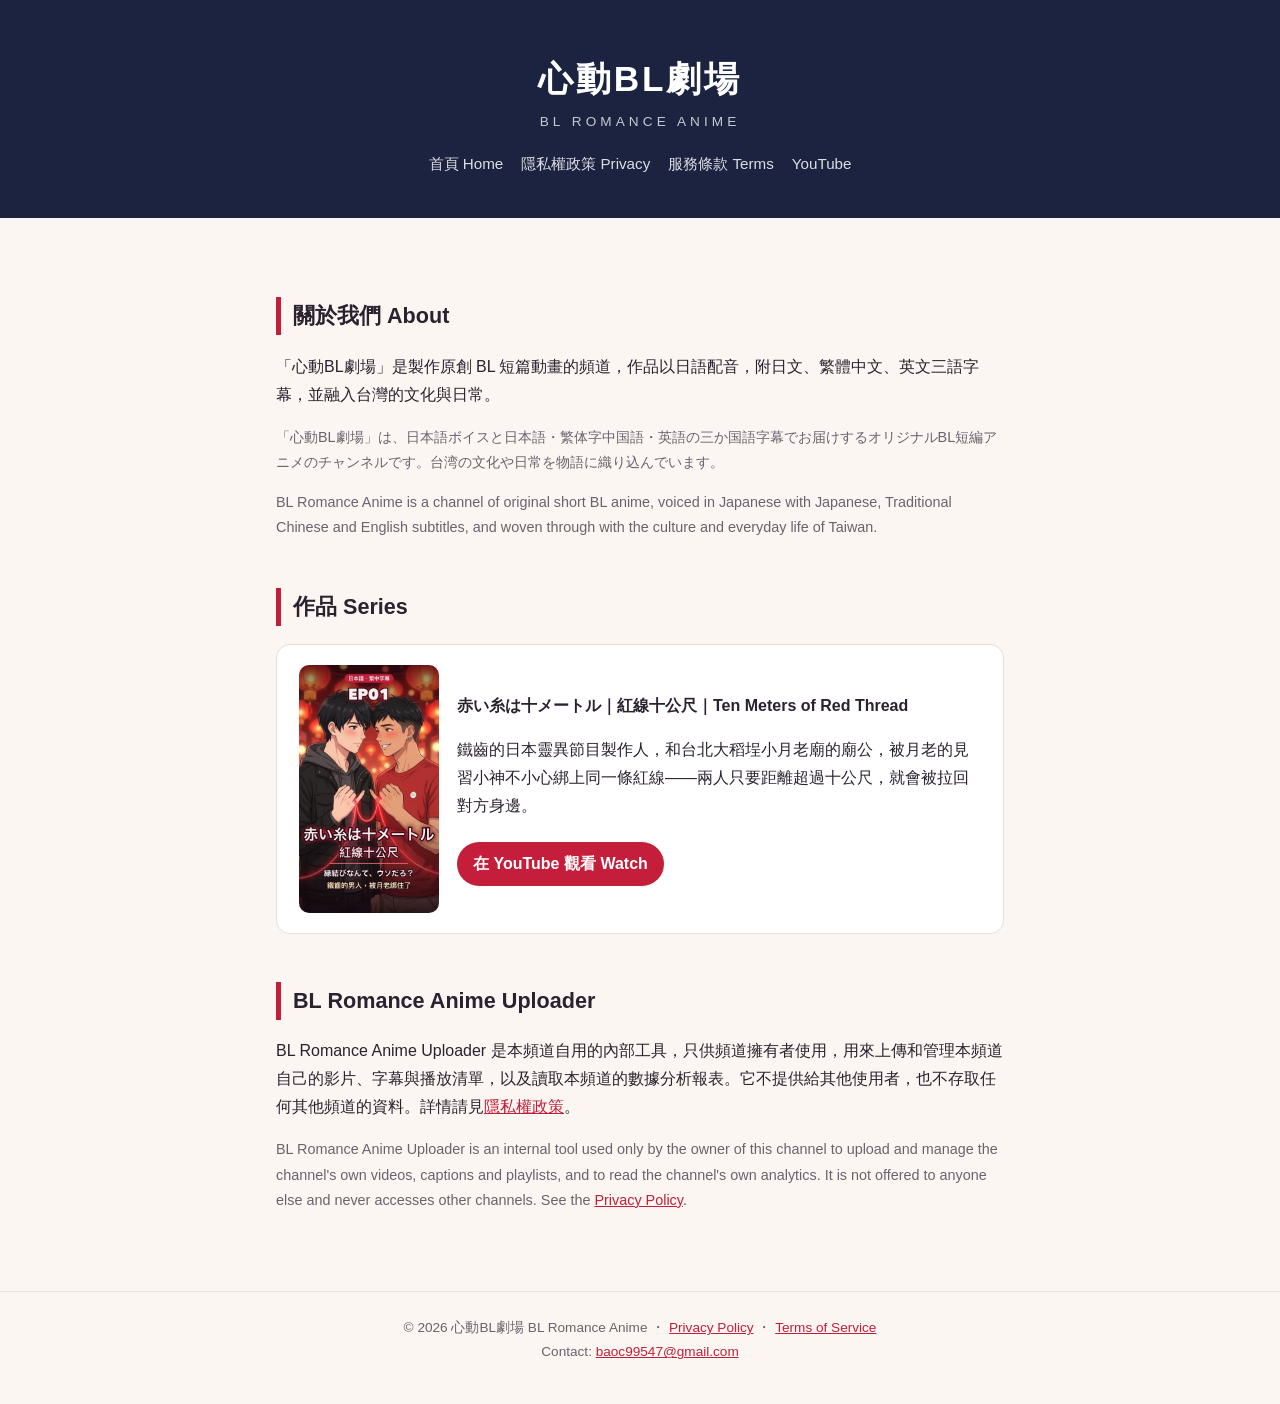
<file: index.html>
<!doctype html>
<html lang="zh-Hant">
<head>
<meta charset="utf-8">
<meta name="viewport" content="width=device-width, initial-scale=1">
<title>心動BL劇場 BL Romance Anime</title>
<meta name="description" content="心動BL劇場 BL Romance Anime — 原創 BL 動畫工作室｜オリジナルBLアニメスタジオ｜Original BL anime studio">
<link rel="stylesheet" href="style.css">
</head>
<body>
<header>
  <h1>心動BL劇場</h1>
  <div class="en">BL Romance Anime</div>
  <nav>
    <a href="index.html">首頁 Home</a>
    <a href="privacy.html">隱私權政策 Privacy</a>
    <a href="terms.html">服務條款 Terms</a>
    <a href="https://www.youtube.com/@blromanceanime.studio">YouTube</a>
  </nav>
</header>
<main>
  <h2>關於我們 About</h2>
  <p>「心動BL劇場」是製作原創 BL 短篇動畫的頻道，作品以日語配音，附日文、繁體中文、英文三語字幕，並融入台灣的文化與日常。</p>
  <p class="lang">「心動BL劇場」は、日本語ボイスと日本語・繁体字中国語・英語の三か国語字幕でお届けするオリジナルBL短編アニメのチャンネルです。台湾の文化や日常を物語に織り込んでいます。</p>
  <p class="lang">BL Romance Anime is a channel of original short BL anime, voiced in Japanese with Japanese, Traditional Chinese and English subtitles, and woven through with the culture and everyday life of Taiwan.</p>

  <h2>作品 Series</h2>
  <div class="card series">
    <img src="cover-red-thread.jpg" alt="赤い糸は十メートル／紅線十公尺 cover">
    <div>
      <strong>赤い糸は十メートル｜紅線十公尺｜Ten Meters of Red Thread</strong>
      <p>鐵齒的日本靈異節目製作人，和台北大稻埕小月老廟的廟公，被月老的見習小神不小心綁上同一條紅線——兩人只要距離超過十公尺，就會被拉回對方身邊。</p>
      <a class="btn" href="https://www.youtube.com/@blromanceanime.studio/shorts">在 YouTube 觀看 Watch</a>
    </div>
  </div>

  <h2>BL Romance Anime Uploader</h2>
  <p>BL Romance Anime Uploader 是本頻道自用的內部工具，只供頻道擁有者使用，用來上傳和管理本頻道自己的影片、字幕與播放清單，以及讀取本頻道的數據分析報表。它不提供給其他使用者，也不存取任何其他頻道的資料。詳情請見<a href="privacy.html">隱私權政策</a>。</p>
  <p class="lang">BL Romance Anime Uploader is an internal tool used only by the owner of this channel to upload and manage the channel's own videos, captions and playlists, and to read the channel's own analytics. It is not offered to anyone else and never accesses other channels. See the <a href="privacy.html">Privacy Policy</a>.</p>
</main>
<footer>
  © 2026 心動BL劇場 BL Romance Anime ・ <a href="privacy.html">Privacy Policy</a> ・ <a href="terms.html">Terms of Service</a><br>
  Contact: <a href="mailto:baoc99547@gmail.com">baoc99547@gmail.com</a>
</footer>
</body>
</html>
</file>
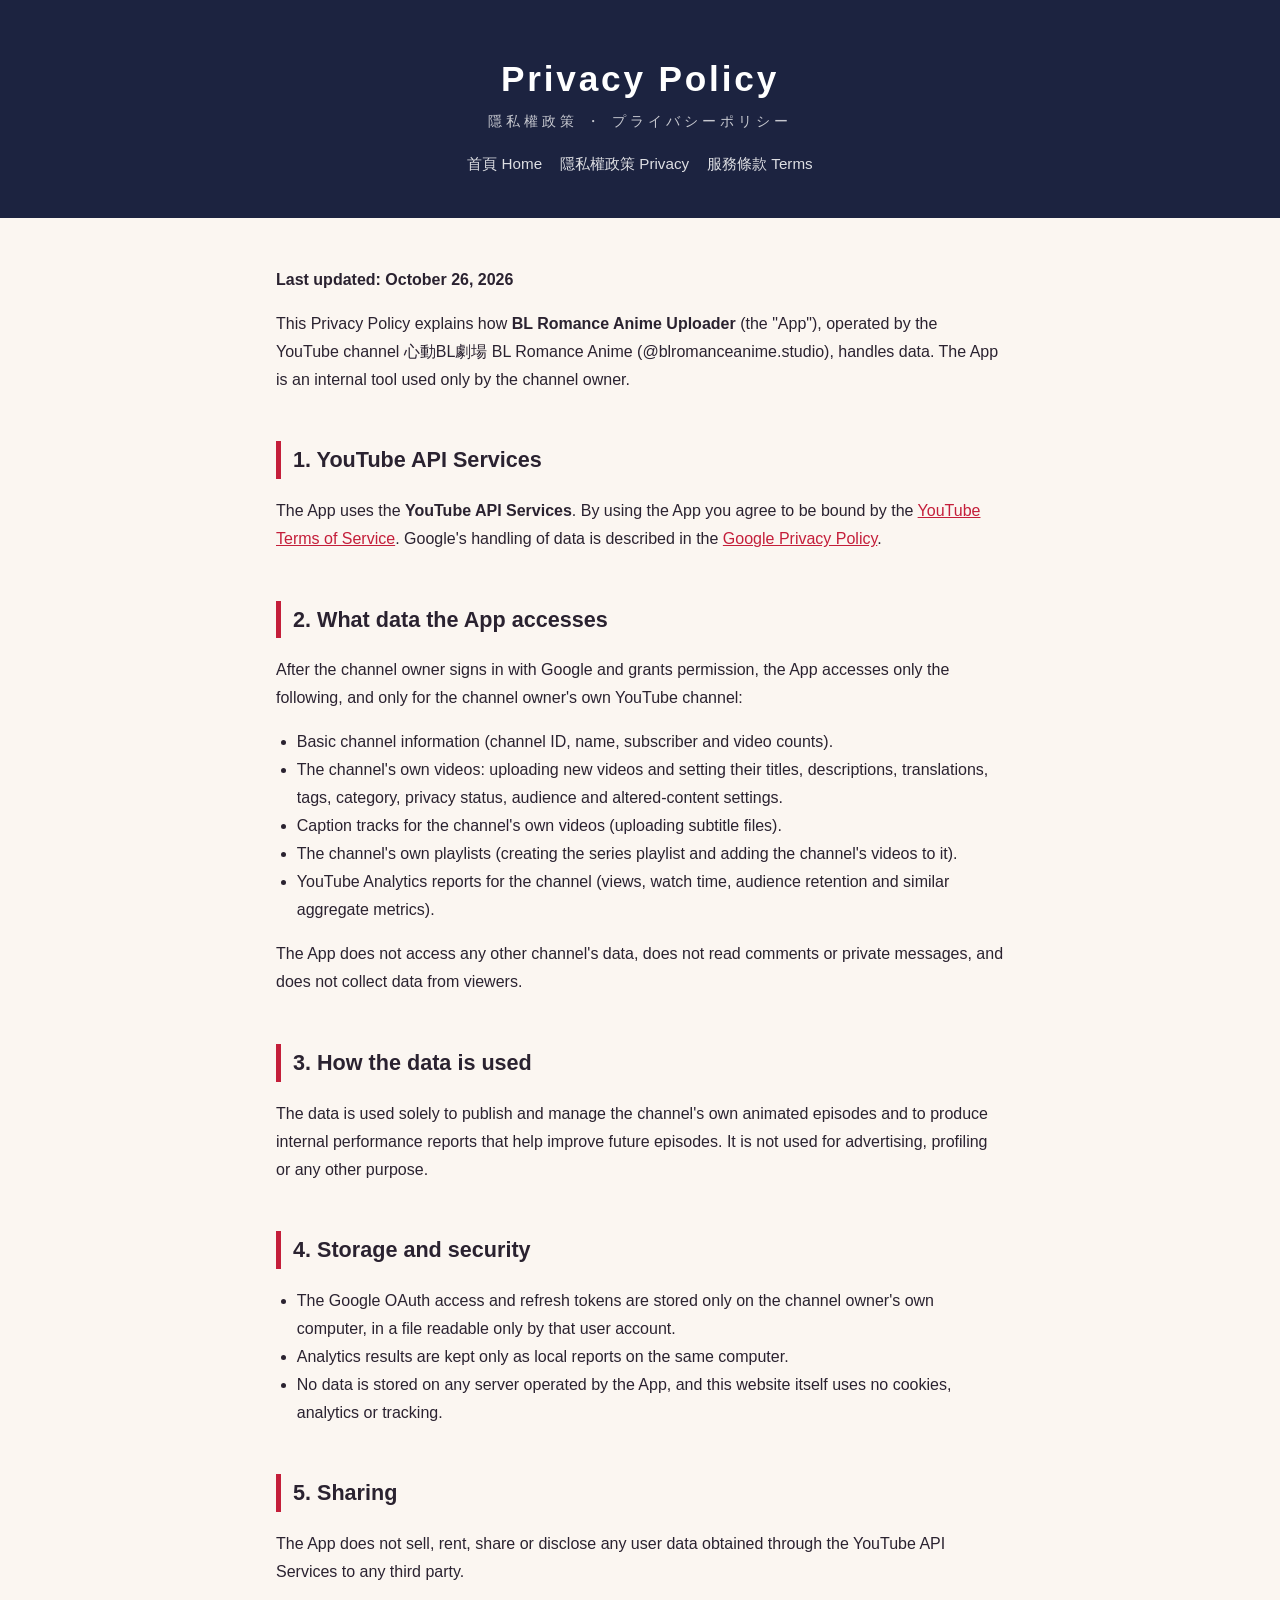
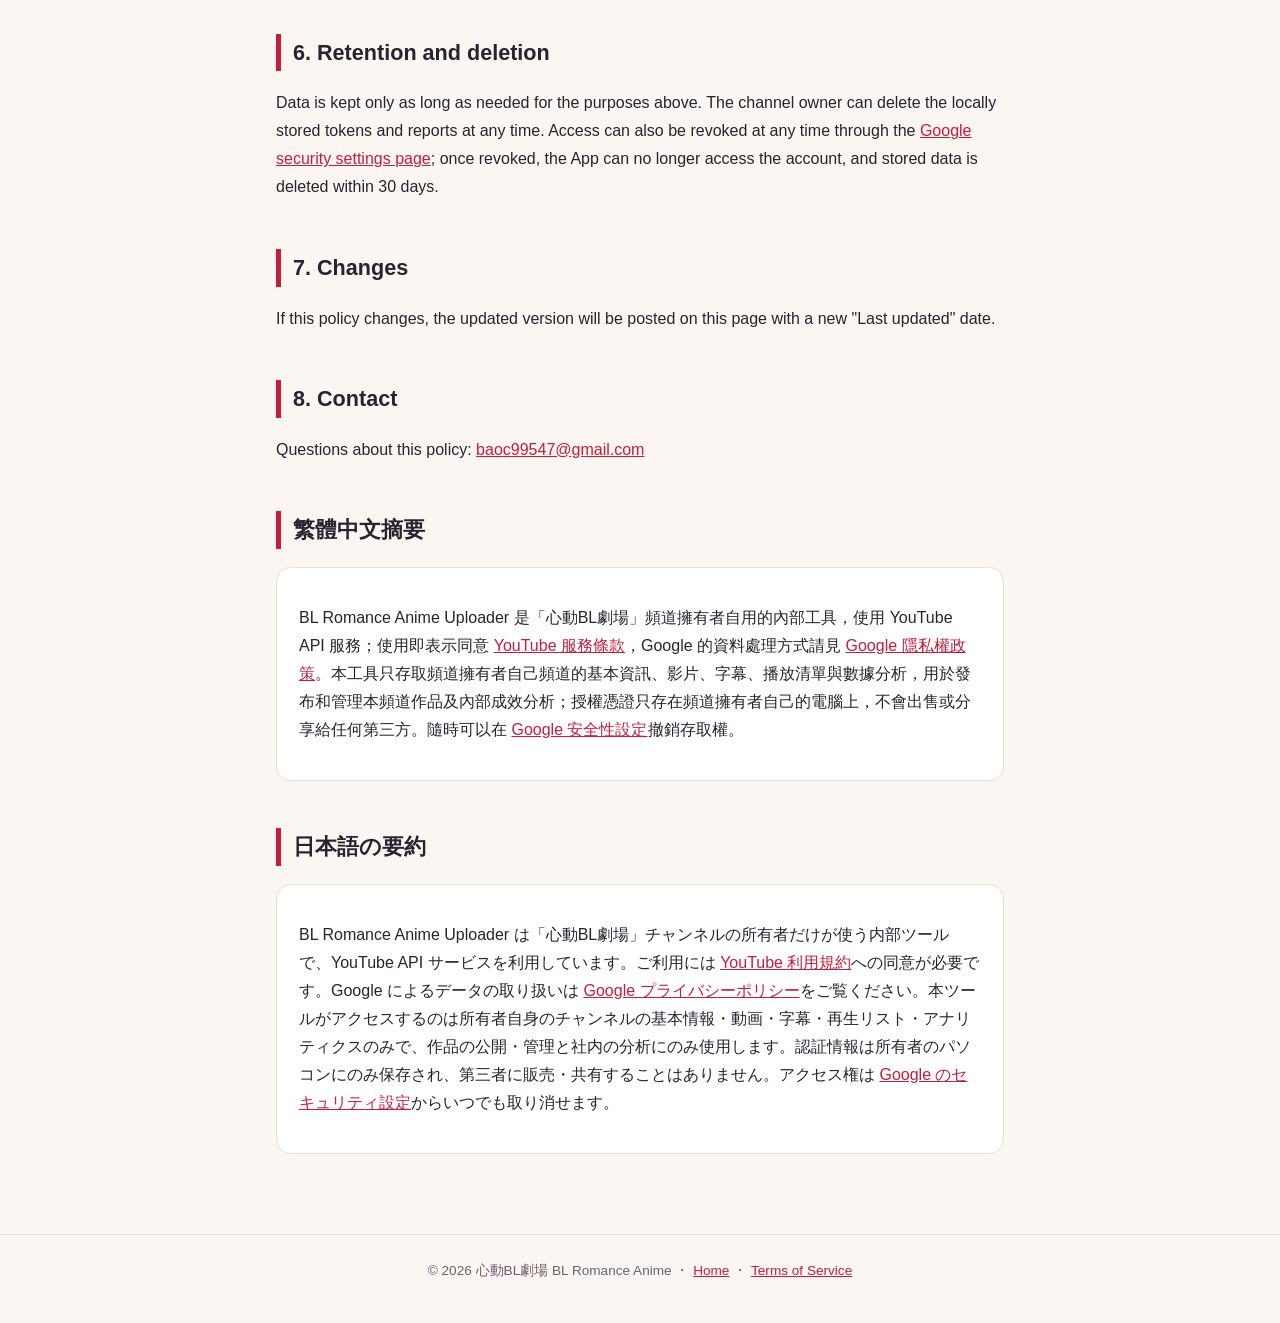
<file: privacy.html>
<!doctype html>
<html lang="en">
<head>
<meta charset="utf-8">
<meta name="viewport" content="width=device-width, initial-scale=1">
<title>Privacy Policy — BL Romance Anime</title>
<link rel="stylesheet" href="style.css">
</head>
<body>
<header>
  <h1>Privacy Policy</h1>
  <div class="en">隱私權政策 ・ プライバシーポリシー</div>
  <nav>
    <a href="index.html">首頁 Home</a>
    <a href="privacy.html">隱私權政策 Privacy</a>
    <a href="terms.html">服務條款 Terms</a>
  </nav>
</header>
<main>
  <p><strong>Last updated: October 26, 2026</strong></p>
  <p>This Privacy Policy explains how <strong>BL Romance Anime Uploader</strong> (the "App"), operated by the YouTube channel 心動BL劇場 BL Romance Anime (@blromanceanime.studio), handles data. The App is an internal tool used only by the channel owner.</p>

  <h2>1. YouTube API Services</h2>
  <p>The App uses the <strong>YouTube API Services</strong>. By using the App you agree to be bound by the <a href="https://www.youtube.com/t/terms">YouTube Terms of Service</a>. Google's handling of data is described in the <a href="https://policies.google.com/privacy">Google Privacy Policy</a>.</p>

  <h2>2. What data the App accesses</h2>
  <p>After the channel owner signs in with Google and grants permission, the App accesses only the following, and only for the channel owner's own YouTube channel:</p>
  <ul>
    <li>Basic channel information (channel ID, name, subscriber and video counts).</li>
    <li>The channel's own videos: uploading new videos and setting their titles, descriptions, translations, tags, category, privacy status, audience and altered-content settings.</li>
    <li>Caption tracks for the channel's own videos (uploading subtitle files).</li>
    <li>The channel's own playlists (creating the series playlist and adding the channel's videos to it).</li>
    <li>YouTube Analytics reports for the channel (views, watch time, audience retention and similar aggregate metrics).</li>
  </ul>
  <p>The App does not access any other channel's data, does not read comments or private messages, and does not collect data from viewers.</p>

  <h2>3. How the data is used</h2>
  <p>The data is used solely to publish and manage the channel's own animated episodes and to produce internal performance reports that help improve future episodes. It is not used for advertising, profiling or any other purpose.</p>

  <h2>4. Storage and security</h2>
  <ul>
    <li>The Google OAuth access and refresh tokens are stored only on the channel owner's own computer, in a file readable only by that user account.</li>
    <li>Analytics results are kept only as local reports on the same computer.</li>
    <li>No data is stored on any server operated by the App, and this website itself uses no cookies, analytics or tracking.</li>
  </ul>

  <h2>5. Sharing</h2>
  <p>The App does not sell, rent, share or disclose any user data obtained through the YouTube API Services to any third party.</p>

  <h2>6. Retention and deletion</h2>
  <p>Data is kept only as long as needed for the purposes above. The channel owner can delete the locally stored tokens and reports at any time. Access can also be revoked at any time through the <a href="https://security.google.com/settings/security/permissions">Google security settings page</a>; once revoked, the App can no longer access the account, and stored data is deleted within 30 days.</p>

  <h2>7. Changes</h2>
  <p>If this policy changes, the updated version will be posted on this page with a new "Last updated" date.</p>

  <h2>8. Contact</h2>
  <p>Questions about this policy: <a href="mailto:baoc99547@gmail.com">baoc99547@gmail.com</a></p>

  <h2>繁體中文摘要</h2>
  <div class="card">
    <p>BL Romance Anime Uploader 是「心動BL劇場」頻道擁有者自用的內部工具，使用 YouTube API 服務；使用即表示同意 <a href="https://www.youtube.com/t/terms">YouTube 服務條款</a>，Google 的資料處理方式請見 <a href="https://policies.google.com/privacy">Google 隱私權政策</a>。本工具只存取頻道擁有者自己頻道的基本資訊、影片、字幕、播放清單與數據分析，用於發布和管理本頻道作品及內部成效分析；授權憑證只存在頻道擁有者自己的電腦上，不會出售或分享給任何第三方。隨時可以在 <a href="https://security.google.com/settings/security/permissions">Google 安全性設定</a>撤銷存取權。</p>
  </div>

  <h2>日本語の要約</h2>
  <div class="card">
    <p>BL Romance Anime Uploader は「心動BL劇場」チャンネルの所有者だけが使う内部ツールで、YouTube API サービスを利用しています。ご利用には <a href="https://www.youtube.com/t/terms">YouTube 利用規約</a>への同意が必要です。Google によるデータの取り扱いは <a href="https://policies.google.com/privacy">Google プライバシーポリシー</a>をご覧ください。本ツールがアクセスするのは所有者自身のチャンネルの基本情報・動画・字幕・再生リスト・アナリティクスのみで、作品の公開・管理と社内の分析にのみ使用します。認証情報は所有者のパソコンにのみ保存され、第三者に販売・共有することはありません。アクセス権は <a href="https://security.google.com/settings/security/permissions">Google のセキュリティ設定</a>からいつでも取り消せます。</p>
  </div>
</main>
<footer>
  © 2026 心動BL劇場 BL Romance Anime ・ <a href="index.html">Home</a> ・ <a href="terms.html">Terms of Service</a>
</footer>
</body>
</html>
</file>
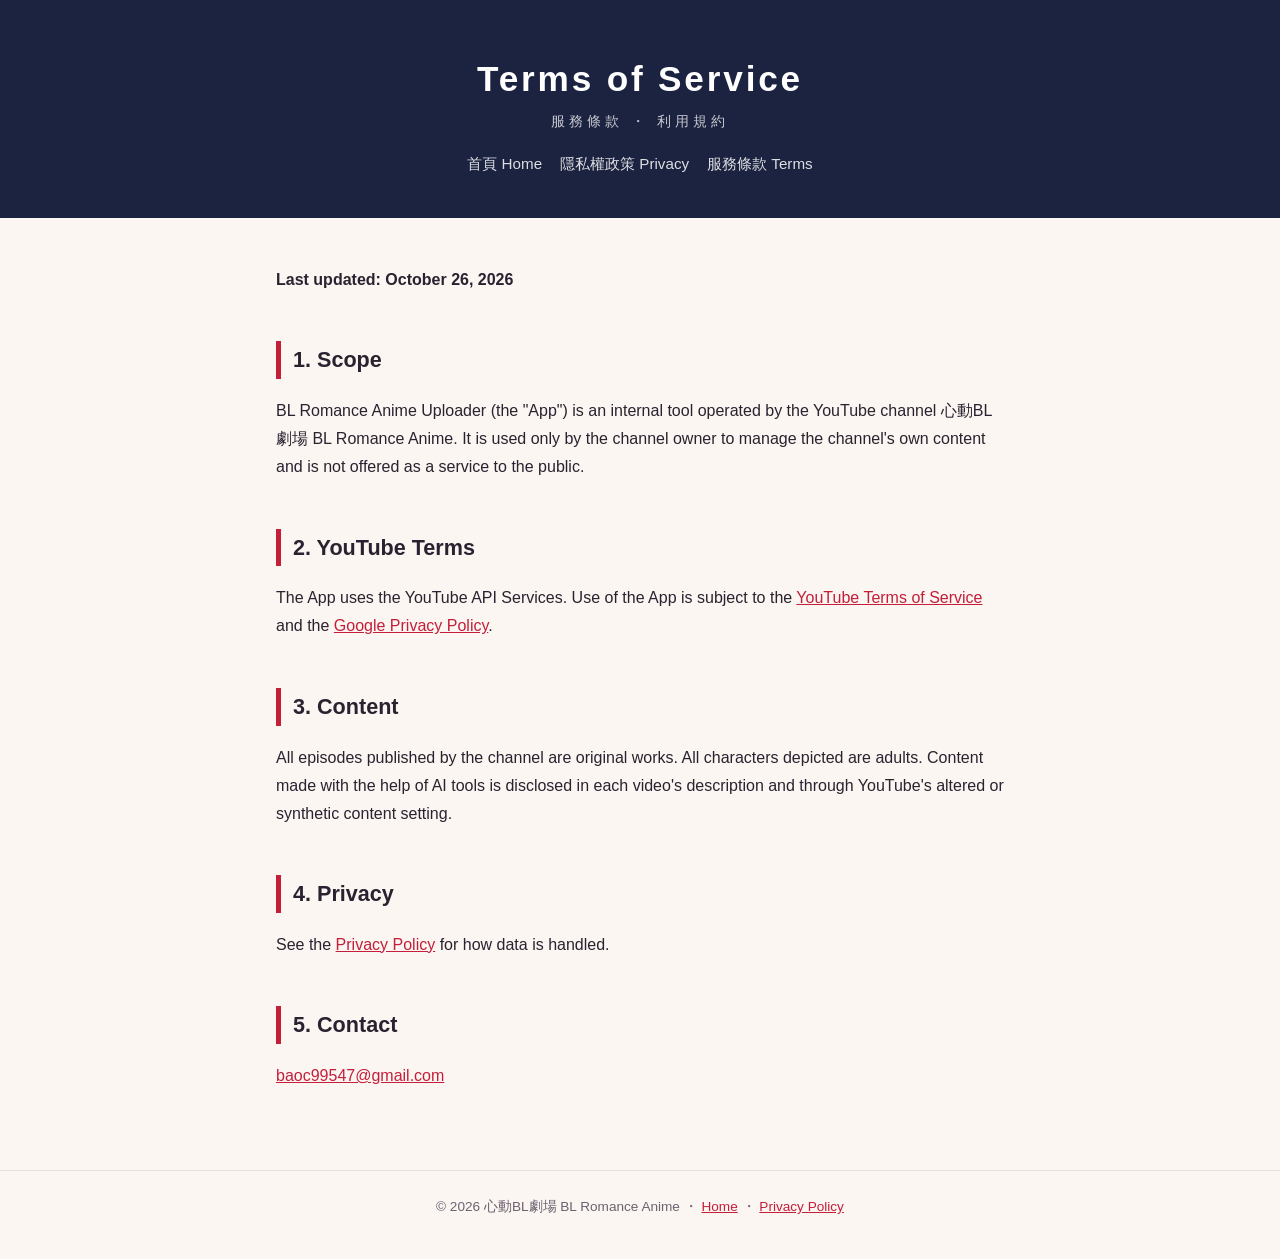
<file: terms.html>
<!doctype html>
<html lang="en">
<head>
<meta charset="utf-8">
<meta name="viewport" content="width=device-width, initial-scale=1">
<title>Terms of Service — BL Romance Anime</title>
<link rel="stylesheet" href="style.css">
</head>
<body>
<header>
  <h1>Terms of Service</h1>
  <div class="en">服務條款 ・ 利用規約</div>
  <nav>
    <a href="index.html">首頁 Home</a>
    <a href="privacy.html">隱私權政策 Privacy</a>
    <a href="terms.html">服務條款 Terms</a>
  </nav>
</header>
<main>
  <p><strong>Last updated: October 26, 2026</strong></p>
  <h2>1. Scope</h2>
  <p>BL Romance Anime Uploader (the "App") is an internal tool operated by the YouTube channel 心動BL劇場 BL Romance Anime. It is used only by the channel owner to manage the channel's own content and is not offered as a service to the public.</p>
  <h2>2. YouTube Terms</h2>
  <p>The App uses the YouTube API Services. Use of the App is subject to the <a href="https://www.youtube.com/t/terms">YouTube Terms of Service</a> and the <a href="https://policies.google.com/privacy">Google Privacy Policy</a>.</p>
  <h2>3. Content</h2>
  <p>All episodes published by the channel are original works. All characters depicted are adults. Content made with the help of AI tools is disclosed in each video's description and through YouTube's altered or synthetic content setting.</p>
  <h2>4. Privacy</h2>
  <p>See the <a href="privacy.html">Privacy Policy</a> for how data is handled.</p>
  <h2>5. Contact</h2>
  <p><a href="mailto:baoc99547@gmail.com">baoc99547@gmail.com</a></p>
</main>
<footer>
  © 2026 心動BL劇場 BL Romance Anime ・ <a href="index.html">Home</a> ・ <a href="privacy.html">Privacy Policy</a>
</footer>
</body>
</html>
</file>
<file: style.css>
:root {
  --bg: #fbf6f1;
  --ink: #2a2230;
  --muted: #6d6170;
  --accent: #c41e3a;
  --navy: #1c2340;
  --card: #ffffff;
  --line: #eadfd6;
}
@media (prefers-color-scheme: dark) {
  :root {
    --bg: #15131c;
    --ink: #f1e9ee;
    --muted: #b3a7b5;
    --accent: #ff5a73;
    --navy: #0e1020;
    --card: #1f1c28;
    --line: #322c3d;
  }
}
* { box-sizing: border-box; }
body {
  margin: 0;
  background: var(--bg);
  color: var(--ink);
  font-family: -apple-system, "Hiragino Sans", "PingFang TC", "Noto Sans JP", "Noto Sans TC", sans-serif;
  line-height: 1.75;
}
header {
  background: var(--navy);
  color: #fff;
  padding: 48px 16px 40px;
  text-align: center;
}
header h1 { margin: 0; font-size: 2.2rem; letter-spacing: 0.08em; }
header .en { opacity: 0.75; letter-spacing: 0.3em; font-size: 0.85rem; text-transform: uppercase; }
nav { margin-top: 18px; display: flex; gap: 18px; justify-content: center; flex-wrap: wrap; }
nav a { color: #fff; opacity: 0.85; text-decoration: none; font-size: 0.95rem; }
nav a:hover { opacity: 1; text-decoration: underline; }
main { max-width: 760px; margin: 0 auto; padding: 32px 16px 64px; }
h2 { border-left: 5px solid var(--accent); padding-left: 12px; margin-top: 2.2em; font-size: 1.35rem; }
h3 { margin-top: 1.6em; font-size: 1.1rem; }
.card {
  background: var(--card);
  border: 1px solid var(--line);
  border-radius: 14px;
  padding: 20px 22px;
  margin: 16px 0;
}
.series { display: flex; gap: 18px; align-items: center; flex-wrap: wrap; }
.series img { width: 140px; border-radius: 10px; }
.series div { flex: 1; min-width: 220px; }
.btn {
  display: inline-block;
  background: var(--accent);
  color: #fff;
  padding: 8px 16px;
  border-radius: 999px;
  text-decoration: none;
  font-weight: 600;
  margin-top: 6px;
}
a { color: var(--accent); }
.lang { color: var(--muted); font-size: 0.9rem; }
ul { padding-left: 1.3em; }
footer { text-align: center; color: var(--muted); font-size: 0.85rem; padding: 24px 16px 40px; border-top: 1px solid var(--line); }
</file>
